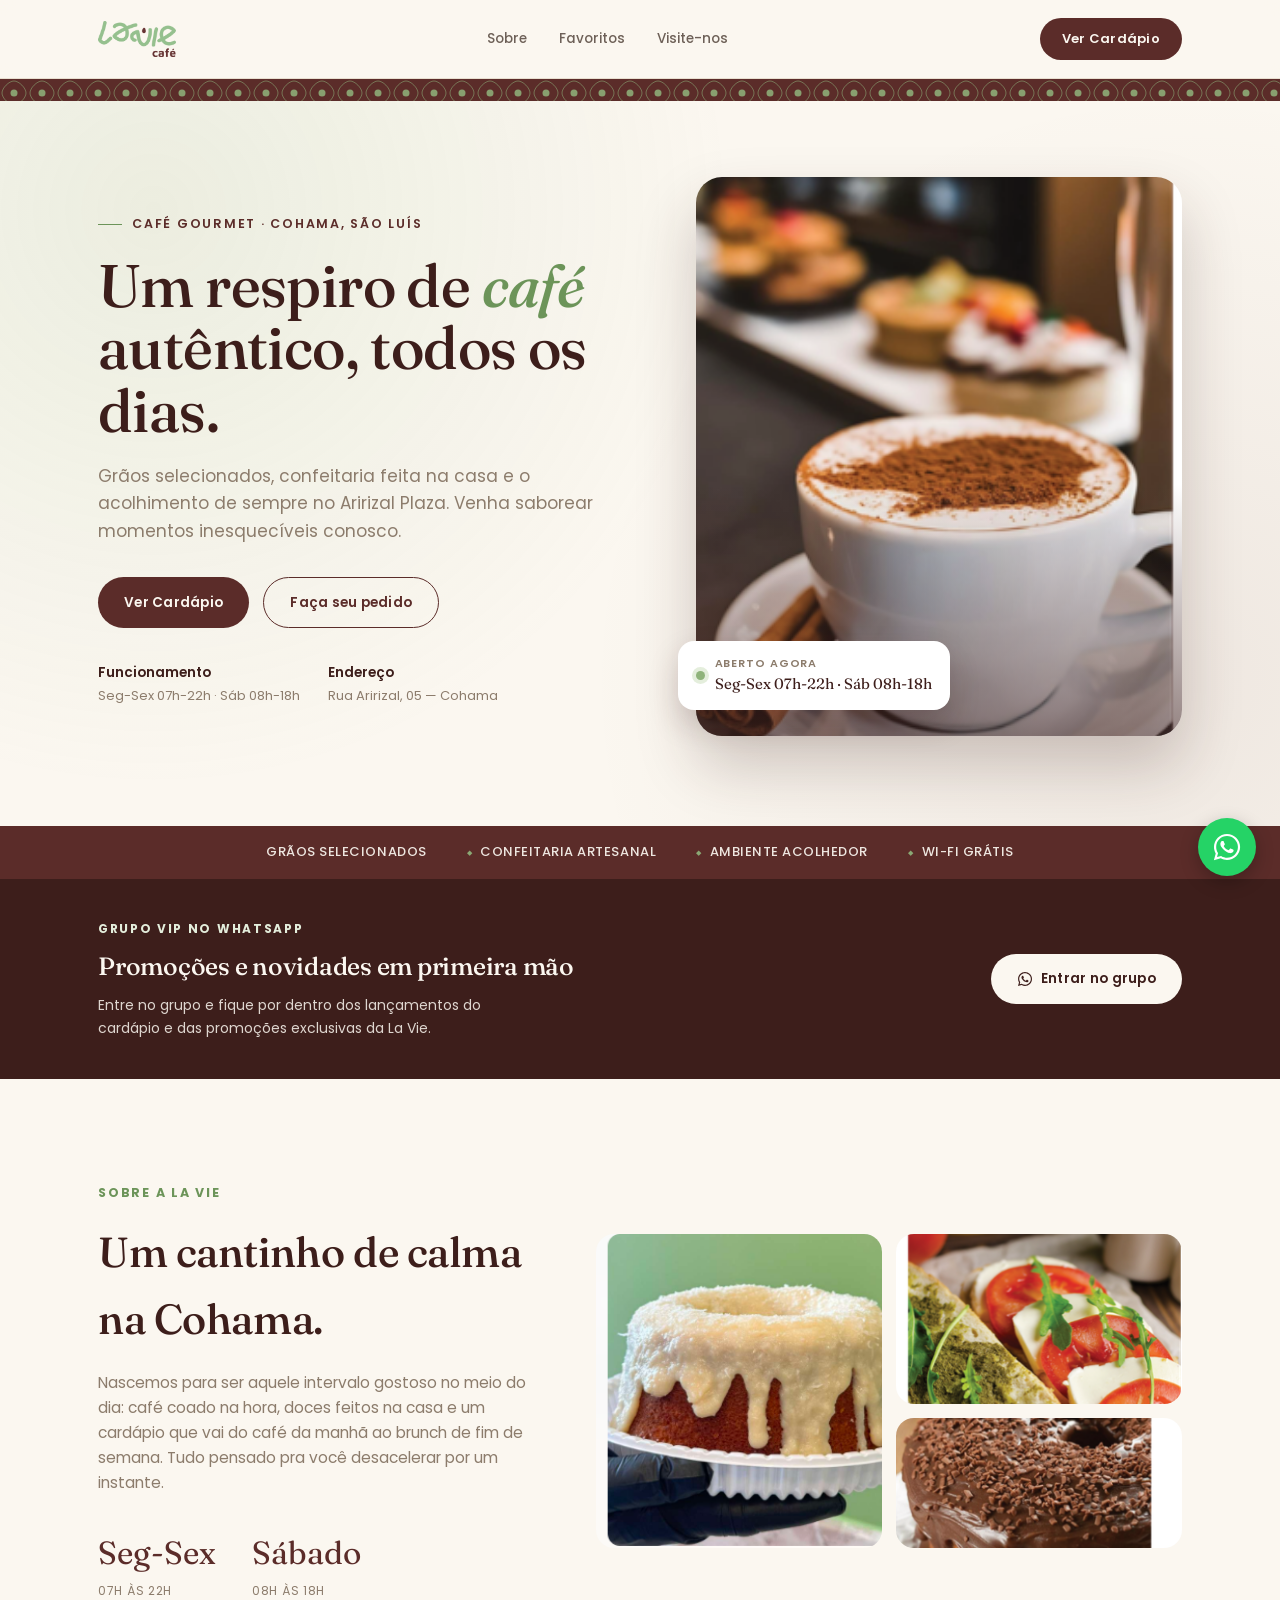
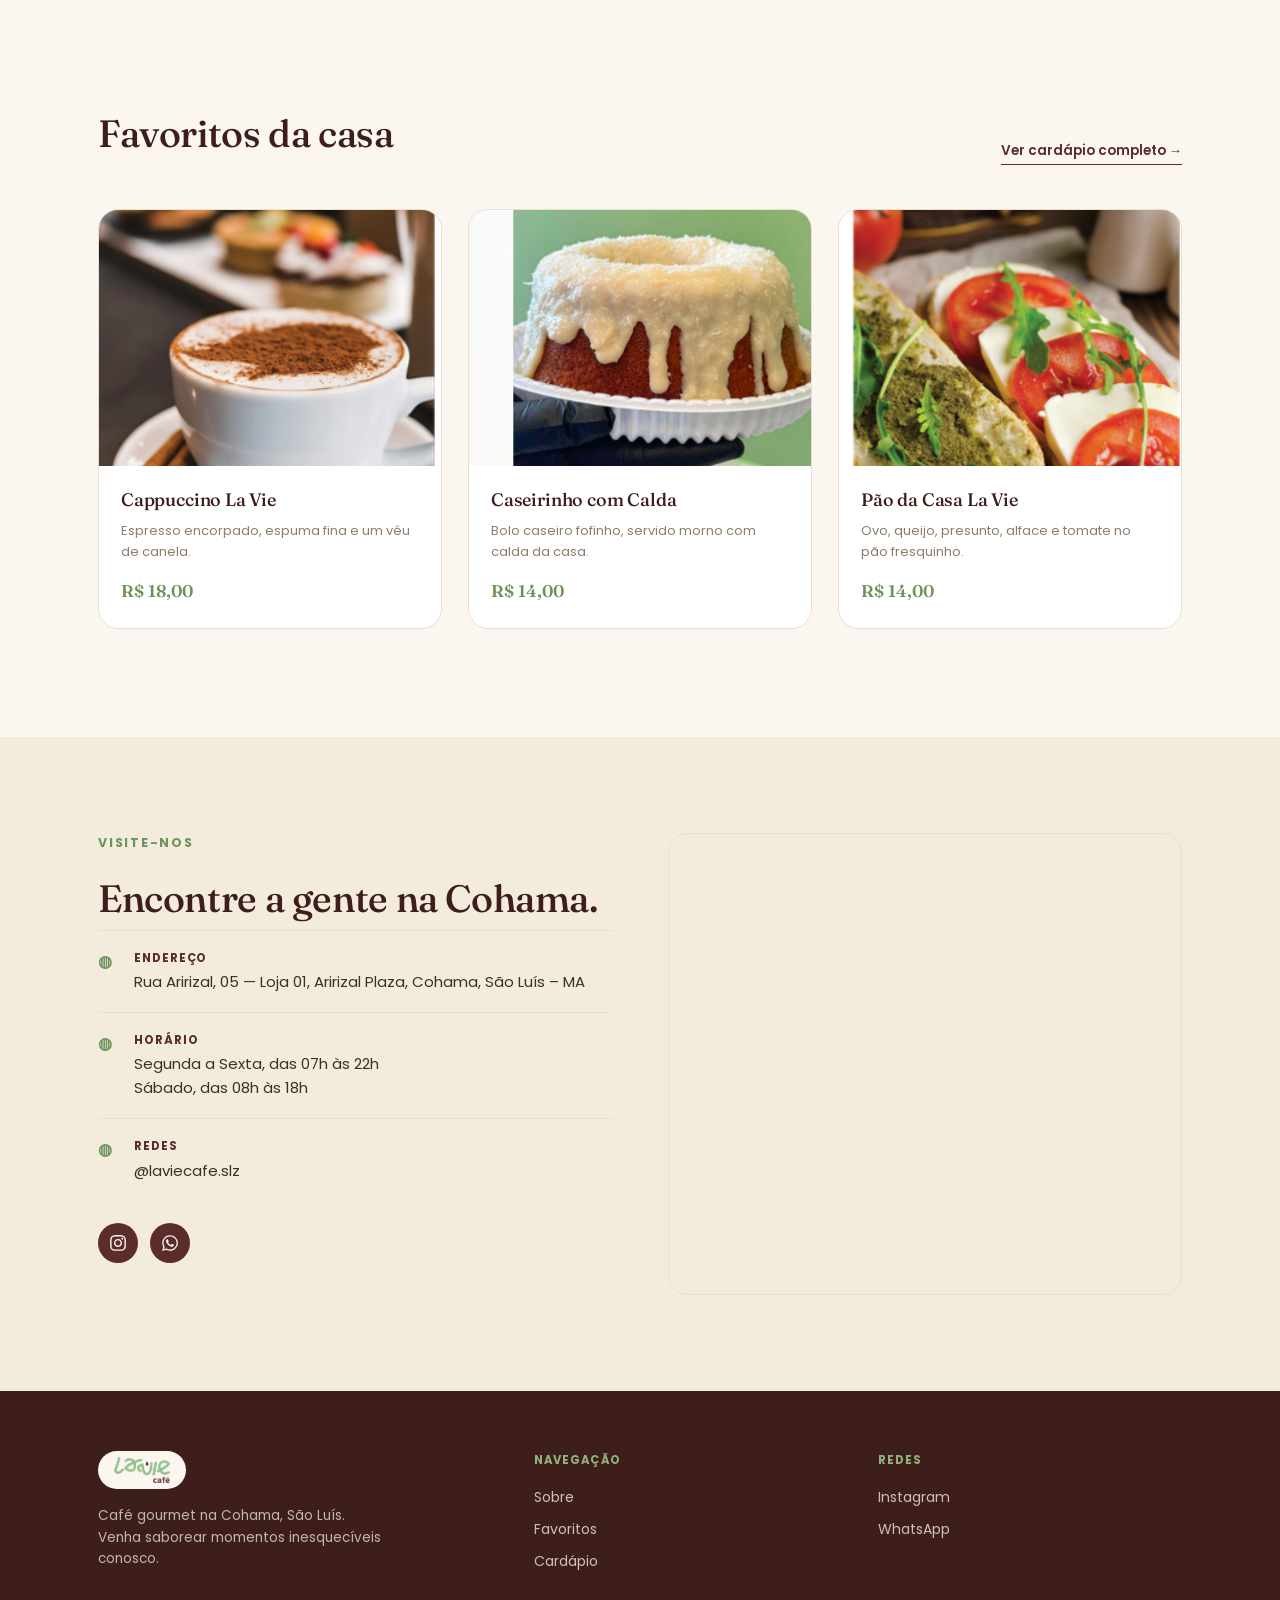
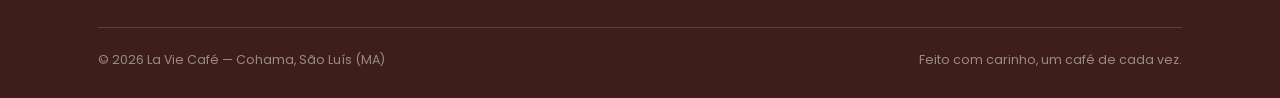
<file: index.html>
<!DOCTYPE html>
<html lang="pt-BR">
<head>
<meta charset="UTF-8">
<meta name="viewport" content="width=device-width, initial-scale=1.0">
<title>La Vie Café | SLZ — Café Gourmet em Cohama, São Luís</title>

<!-- Favicon -->
<link rel="icon" type="image/svg+xml" href="assets/favicon.svg">
<link rel="icon" type="image/png" sizes="32x32" href="assets/favicon-32x32.png">
<link rel="icon" type="image/png" sizes="16x16" href="assets/favicon-16x16.png">
<link rel="shortcut icon" href="assets/favicon.ico">
<link rel="apple-touch-icon" sizes="180x180" href="assets/apple-touch-icon.png">

<!-- Fontes -->
<link rel="preconnect" href="https://fonts.googleapis.com">
<link rel="preconnect" href="https://fonts.gstatic.com" crossorigin>
<link href="https://fonts.googleapis.com/css2?family=Caveat:wght@600;700&family=Fraunces:ital,opsz,wght@0,9..144,400;0,9..144,500;0,9..144,600;1,9..144,500&family=Poppins:wght@300;400;500;600;700&display=swap" rel="stylesheet">

<!-- CSS: base.css tem as cores/reset, home.css é só desta página -->
<link rel="stylesheet" href="css/base.css?v=2">
<link rel="stylesheet" href="css/home.css?v=3">
</head>
<body>

<header>
  <nav class="wrap">
    <img src="assets/logo-lavie.png" alt="La Vie Café" class="brand-logo">
    <div class="navlinks">
      <a href="#sobre">Sobre</a>
      <a href="#favoritos">Favoritos</a>
      <a href="#visite">Visite-nos</a>
    </div>
    <a href="cardapio.html" class="nav-cta">Ver Cardápio</a>
  </nav>
</header>

<div class="azulejo"></div>

<section class="hero">
  <div class="wrap hero-grid">
    <div>
      <div class="eyebrow">Café Gourmet · Cohama, São Luís</div>
      <h1>Um respiro de <em>café</em> autêntico, todos os dias.</h1>
      <p class="lede">Grãos selecionados, confeitaria feita na casa e o acolhimento de sempre no Aririzal Plaza. Venha saborear momentos inesquecíveis conosco.</p>
      <div class="hero-actions">
        <a href="cardapio.html" class="btn btn-primary">Ver Cardápio</a>
        <a href="https://wa.me/5598992513116?text=Ol%C3%A1!%20Gostaria%20de%20fazer%20um%20pedido." class="btn btn-ghost" target="_blank" rel="noopener">Faça seu pedido</a>
      </div>
      <div class="hero-meta">
        <div><strong>Funcionamento</strong>Seg-Sex 07h-22h · Sáb 08h-18h</div>
        <div><strong>Endereço</strong>Rua Aririzal, 05 — Cohama</div>
      </div>
    </div>
    <div class="hero-photo">
      <div class="frame">
        <img src="assets/hero-espresso.png" alt="Cappuccino La Vie servido com canela">
      </div>
      <div class="badge">
        <span class="dot"></span>
        <div><div class="t1">Aberto agora</div><div class="t2">Seg-Sex 07h-22h · Sáb 08h-18h</div></div>
      </div>
    </div>
  </div>
</section>

<div class="strip">
  <div class="wrap">
    <span>Grãos selecionados</span>
    <span>Confeitaria artesanal</span>
    <span>Ambiente acolhedor</span>
    <span>Wi-Fi grátis</span>
  </div>
</div>

<section class="vip-cta">
  <div class="wrap vip-cta-inner">
    <div>
      <div class="vip-cta-kicker">Grupo VIP no WhatsApp</div>
      <h2>Promoções e novidades em primeira mão</h2>
      <p>Entre no grupo e fique por dentro dos lançamentos do cardápio e das promoções exclusivas da La Vie.</p>
    </div>
    <a href="https://chat.whatsapp.com/Ezlev4Pyl802zNKS3tp0Z6" class="btn btn-vip" target="_blank" rel="noopener">
      <svg viewBox="0 0 448 512" width="16" height="16" fill="currentColor" aria-hidden="true"><path d="M380.9 97.1C339 55.1 283.2 32 223.9 32c-122.4 0-222 99.6-222 222 0 39.1 10.2 77.3 29.6 111L0 480l117.7-30.9c32.4 17.7 68.9 27 106.1 27h.1c122.3 0 224.1-99.6 224.1-222 0-59.3-25.2-115-67.1-157zm-157 341.6c-33.2 0-65.7-8.9-94-25.7l-6.7-4-69.8 18.3L72 359.2l-4.4-7c-18.5-29.4-28.2-63.3-28.2-98.2 0-101.7 82.8-184.5 184.6-184.5 49.3 0 95.6 19.2 130.4 54.1 34.8 34.9 56.2 81.2 56.1 130.5 0 101.8-84.9 184.6-186.6 184.6zm101.2-138.2c-5.5-2.8-32.8-16.2-37.9-18-5.1-1.9-8.8-2.8-12.5 2.8-3.7 5.6-14.3 18-17.6 21.8-3.2 3.7-6.5 4.2-12 1.4-32.6-16.3-54-29.1-75.5-66-5.7-9.8 5.7-9.1 16.3-30.3 1.8-3.7.9-6.9-.5-9.7-1.4-2.8-12.5-30.1-17.1-41.2-4.5-10.8-9.1-9.3-12.5-9.5-3.2-.2-6.9-.2-10.6-.2-3.7 0-9.7 1.4-14.8 6.9-5.1 5.6-19.4 19-19.4 46.3 0 27.3 19.9 53.7 22.6 57.4 2.8 3.7 39.1 59.7 94.8 83.8 35.2 15.2 49 16.5 66.6 13.9 10.7-1.6 32.8-13.4 37.4-26.4 4.6-13 4.6-24.1 3.2-26.4-1.3-2.5-5-3.9-10.5-6.6z"/></svg>
      Entrar no grupo
    </a>
  </div>
</section>

<section class="sobre" id="sobre">
  <div class="wrap">
    <div>
      <div class="kicker">Sobre a La Vie</div>
      <h2>Um cantinho de calma na Cohama.</h2>
      <p>Nascemos para ser aquele intervalo gostoso no meio do dia: café coado na hora, doces feitos na casa e um cardápio que vai do café da manhã ao brunch de fim de semana. Tudo pensado pra você desacelerar por um instante.</p>
      <div class="stats">
        <div><div class="n">Seg-Sex</div><div class="l">07h às 22h</div></div>
        <div><div class="n">Sábado</div><div class="l">08h às 18h</div></div>
      </div>
    </div>
    <div class="collage">
      <div class="c1"><img src="assets/gal-coco.png" alt="Bolo caseiro com calda"></div>
      <img src="assets/gal-bruschetta.png" alt="Torrada com tomate e rúcula">
      <img src="assets/gal-donut.png" alt="Bolo de chocolate cremoso">
    </div>
  </div>
</section>

<section class="favoritos" id="favoritos">
  <div class="wrap">
    <div class="fav-head">
      <h2>Favoritos da casa</h2>
      <a href="cardapio.html">Ver cardápio completo →</a>
    </div>
    <div class="fav-grid">
      <div class="fav-card">
        <div class="ph"><img src="assets/hero-espresso.png" alt="Cappuccino La Vie"></div>
        <div class="body">
          <h3>Cappuccino La Vie</h3>
          <p>Espresso encorpado, espuma fina e um véu de canela.</p>
          <div class="price">R$ 18,00</div>
        </div>
      </div>
      <div class="fav-card">
        <div class="ph"><img src="assets/gal-coco.png" alt="Caseirinho com calda"></div>
        <div class="body">
          <h3>Caseirinho com Calda</h3>
          <p>Bolo caseiro fofinho, servido morno com calda da casa.</p>
          <div class="price">R$ 14,00</div>
        </div>
      </div>
      <div class="fav-card">
        <div class="ph"><img src="assets/gal-bruschetta.png" alt="Pão da casa La Vie"></div>
        <div class="body">
          <h3>Pão da Casa La Vie</h3>
          <p>Ovo, queijo, presunto, alface e tomate no pão fresquinho.</p>
          <div class="price">R$ 14,00</div>
        </div>
      </div>
    </div>
  </div>
</section>

<section class="visit" id="visite">
  <div class="wrap">
    <div>
      <div class="kicker">Visite-nos</div>
      <h2>Encontre a gente na Cohama.</h2>
      <div class="info-row">
        <div class="ic">◍</div>
        <div><div class="label">Endereço</div><div class="val">Rua Aririzal, 05 — Loja 01, Aririzal Plaza, Cohama, São Luís – MA</div></div>
      </div>
      <div class="info-row">
        <div class="ic">◍</div>
        <div><div class="label">Horário</div><div class="val">Segunda a Sexta, das 07h às 22h<br>Sábado, das 08h às 18h        </div></div>
      </div>
      <div class="info-row">
        <div class="ic">◍</div>
        <div><div class="label">Redes</div><div class="val">@laviecafe.slz</div></div>
      </div>
      <div class="socials">
        <a href="https://instagram.com/laviecafe.slz" target="_blank" rel="noopener" aria-label="Instagram">
          <svg viewBox="0 0 448 512" width="18" height="18" fill="currentColor" aria-hidden="true"><path d="M224.1 141c-63.6 0-114.9 51.3-114.9 114.9s51.3 114.9 114.9 114.9S339 319.5 339 255.9 287.7 141 224.1 141zm0 189.6c-41.1 0-74.7-33.5-74.7-74.7s33.5-74.7 74.7-74.7 74.7 33.5 74.7 74.7-33.6 74.7-74.7 74.7zm146.4-194.3c0 14.9-12 26.8-26.8 26.8-14.9 0-26.8-12-26.8-26.8s12-26.8 26.8-26.8 26.8 12 26.8 26.8zm76.1 27.2c-1.7-35.9-9.9-67.7-36.2-93.9-26.2-26.2-58-34.4-93.9-36.2-37-2.1-147.9-2.1-184.9 0-35.8 1.7-67.6 9.9-93.9 36.1s-34.4 58-36.2 93.9c-2.1 37-2.1 147.9 0 184.9 1.7 35.9 9.9 67.7 36.2 93.9s58 34.4 93.9 36.2c37 2.1 147.9 2.1 184.9 0 35.9-1.7 67.7-9.9 93.9-36.2 26.2-26.2 34.4-58 36.2-93.9 2.1-37 2.1-147.8 0-184.8zM398.8 388c-7.8 19.6-22.9 34.7-42.6 42.6-29.5 11.7-99.5 9-132.1 9s-102.7 2.6-132.1-9c-19.6-7.8-34.7-22.9-42.6-42.6-11.7-29.5-9-99.5-9-132.1s-2.6-102.7 9-132.1c7.8-19.6 22.9-34.7 42.6-42.6 29.5-11.7 99.5-9 132.1-9s102.7-2.6 132.1 9c19.6 7.8 34.7 22.9 42.6 42.6 11.7 29.5 9 99.5 9 132.1s2.7 102.7-9 132.1z"/></svg>
        </a>
        <a href="https://wa.me/5598992513116" target="_blank" rel="noopener" aria-label="WhatsApp">
          <svg viewBox="0 0 448 512" width="18" height="18" fill="currentColor" aria-hidden="true"><path d="M380.9 97.1C339 55.1 283.2 32 223.9 32c-122.4 0-222 99.6-222 222 0 39.1 10.2 77.3 29.6 111L0 480l117.7-30.9c32.4 17.7 68.9 27 106.1 27h.1c122.3 0 224.1-99.6 224.1-222 0-59.3-25.2-115-67.1-157zm-157 341.6c-33.2 0-65.7-8.9-94-25.7l-6.7-4-69.8 18.3L72 359.2l-4.4-7c-18.5-29.4-28.2-63.3-28.2-98.2 0-101.7 82.8-184.5 184.6-184.5 49.3 0 95.6 19.2 130.4 54.1 34.8 34.9 56.2 81.2 56.1 130.5 0 101.8-84.9 184.6-186.6 184.6zm101.2-138.2c-5.5-2.8-32.8-16.2-37.9-18-5.1-1.9-8.8-2.8-12.5 2.8-3.7 5.6-14.3 18-17.6 21.8-3.2 3.7-6.5 4.2-12 1.4-32.6-16.3-54-29.1-75.5-66-5.7-9.8 5.7-9.1 16.3-30.3 1.8-3.7.9-6.9-.5-9.7-1.4-2.8-12.5-30.1-17.1-41.2-4.5-10.8-9.1-9.3-12.5-9.5-3.2-.2-6.9-.2-10.6-.2-3.7 0-9.7 1.4-14.8 6.9-5.1 5.6-19.4 19-19.4 46.3 0 27.3 19.9 53.7 22.6 57.4 2.8 3.7 39.1 59.7 94.8 83.8 35.2 15.2 49 16.5 66.6 13.9 10.7-1.6 32.8-13.4 37.4-26.4 4.6-13 4.6-24.1 3.2-26.4-1.3-2.5-5-3.9-10.5-6.6z"/></svg>
        </a>
      </div>
    </div>
    <div class="map-frame">
      <iframe src="https://www.google.com/maps/embed?pb=!1m18!1m12!1m3!1d837.9492968579331!2d-44.24095417918345!3d-2.5130800776276963!2m3!1f0!2f0!3f0!3m2!1i1024!2i768!4f13.1!3m3!1m2!1s0x7f691e059f0cde1%3A0xb553c8f141ab4992!2sLa%20Vie%20Caf%C3%A9!5e0!3m2!1spt-BR!2sbr!4v1788914281355!5m2!1spt-BR!2sbr" loading="lazy" referrerpolicy="no-referrer-when-downgrade"></iframe>
      
    </div>
  </div>
</section>

<footer>
  <div class="wrap">
    <div class="foot-grid">
      <div>
        <div class="brand-logo-chip"><img src="assets/logo-lavie.png" alt="La Vie Café" class="brand-logo"></div>
        <p class="tag">Café gourmet na Cohama, São Luís. Venha saborear momentos inesquecíveis conosco.</p>
      </div>
      <div class="col">
        <div class="col-title">Navegação</div>
        <a href="#sobre">Sobre</a>
        <a href="#favoritos">Favoritos</a>
        <a href="cardapio.html">Cardápio</a>
      </div>
      <div class="col">
        <div class="col-title">Redes</div>
        <a href="https://instagram.com/laviecafe.slz" target="_blank" rel="noopener">Instagram</a>
        <a href="https://wa.me/5598992513116" target="_blank" rel="noopener">WhatsApp</a>
      </div>
    </div>
    <div class="foot-bottom">
      <span>© 2026 La Vie Café — Cohama, São Luís (MA)</span>
      <span>Feito com carinho, um café de cada vez.</span>
    </div>
  </div>
</footer>

<a href="https://wa.me/5598992513116?text=Ol%C3%A1!%20Gostaria%20de%20fazer%20um%20pedido." class="whatsapp-float" target="_blank" rel="noopener" aria-label="Fale conosco no WhatsApp">
  <svg viewBox="0 0 448 512" width="30" height="30" fill="currentColor" aria-hidden="true"><path d="M380.9 97.1C339 55.1 283.2 32 223.9 32c-122.4 0-222 99.6-222 222 0 39.1 10.2 77.3 29.6 111L0 480l117.7-30.9c32.4 17.7 68.9 27 106.1 27h.1c122.3 0 224.1-99.6 224.1-222 0-59.3-25.2-115-67.1-157zm-157 341.6c-33.2 0-65.7-8.9-94-25.7l-6.7-4-69.8 18.3L72 359.2l-4.4-7c-18.5-29.4-28.2-63.3-28.2-98.2 0-101.7 82.8-184.5 184.6-184.5 49.3 0 95.6 19.2 130.4 54.1 34.8 34.9 56.2 81.2 56.1 130.5 0 101.8-84.9 184.6-186.6 184.6zm101.2-138.2c-5.5-2.8-32.8-16.2-37.9-18-5.1-1.9-8.8-2.8-12.5 2.8-3.7 5.6-14.3 18-17.6 21.8-3.2 3.7-6.5 4.2-12 1.4-32.6-16.3-54-29.1-75.5-66-5.7-9.8 5.7-9.1 16.3-30.3 1.8-3.7.9-6.9-.5-9.7-1.4-2.8-12.5-30.1-17.1-41.2-4.5-10.8-9.1-9.3-12.5-9.5-3.2-.2-6.9-.2-10.6-.2-3.7 0-9.7 1.4-14.8 6.9-5.1 5.6-19.4 19-19.4 46.3 0 27.3 19.9 53.7 22.6 57.4 2.8 3.7 39.1 59.7 94.8 83.8 35.2 15.2 49 16.5 66.6 13.9 10.7-1.6 32.8-13.4 37.4-26.4 4.6-13 4.6-24.1 3.2-26.4-1.3-2.5-5-3.9-10.5-6.6z"/></svg>
</a>

</body>
</html>
</file>
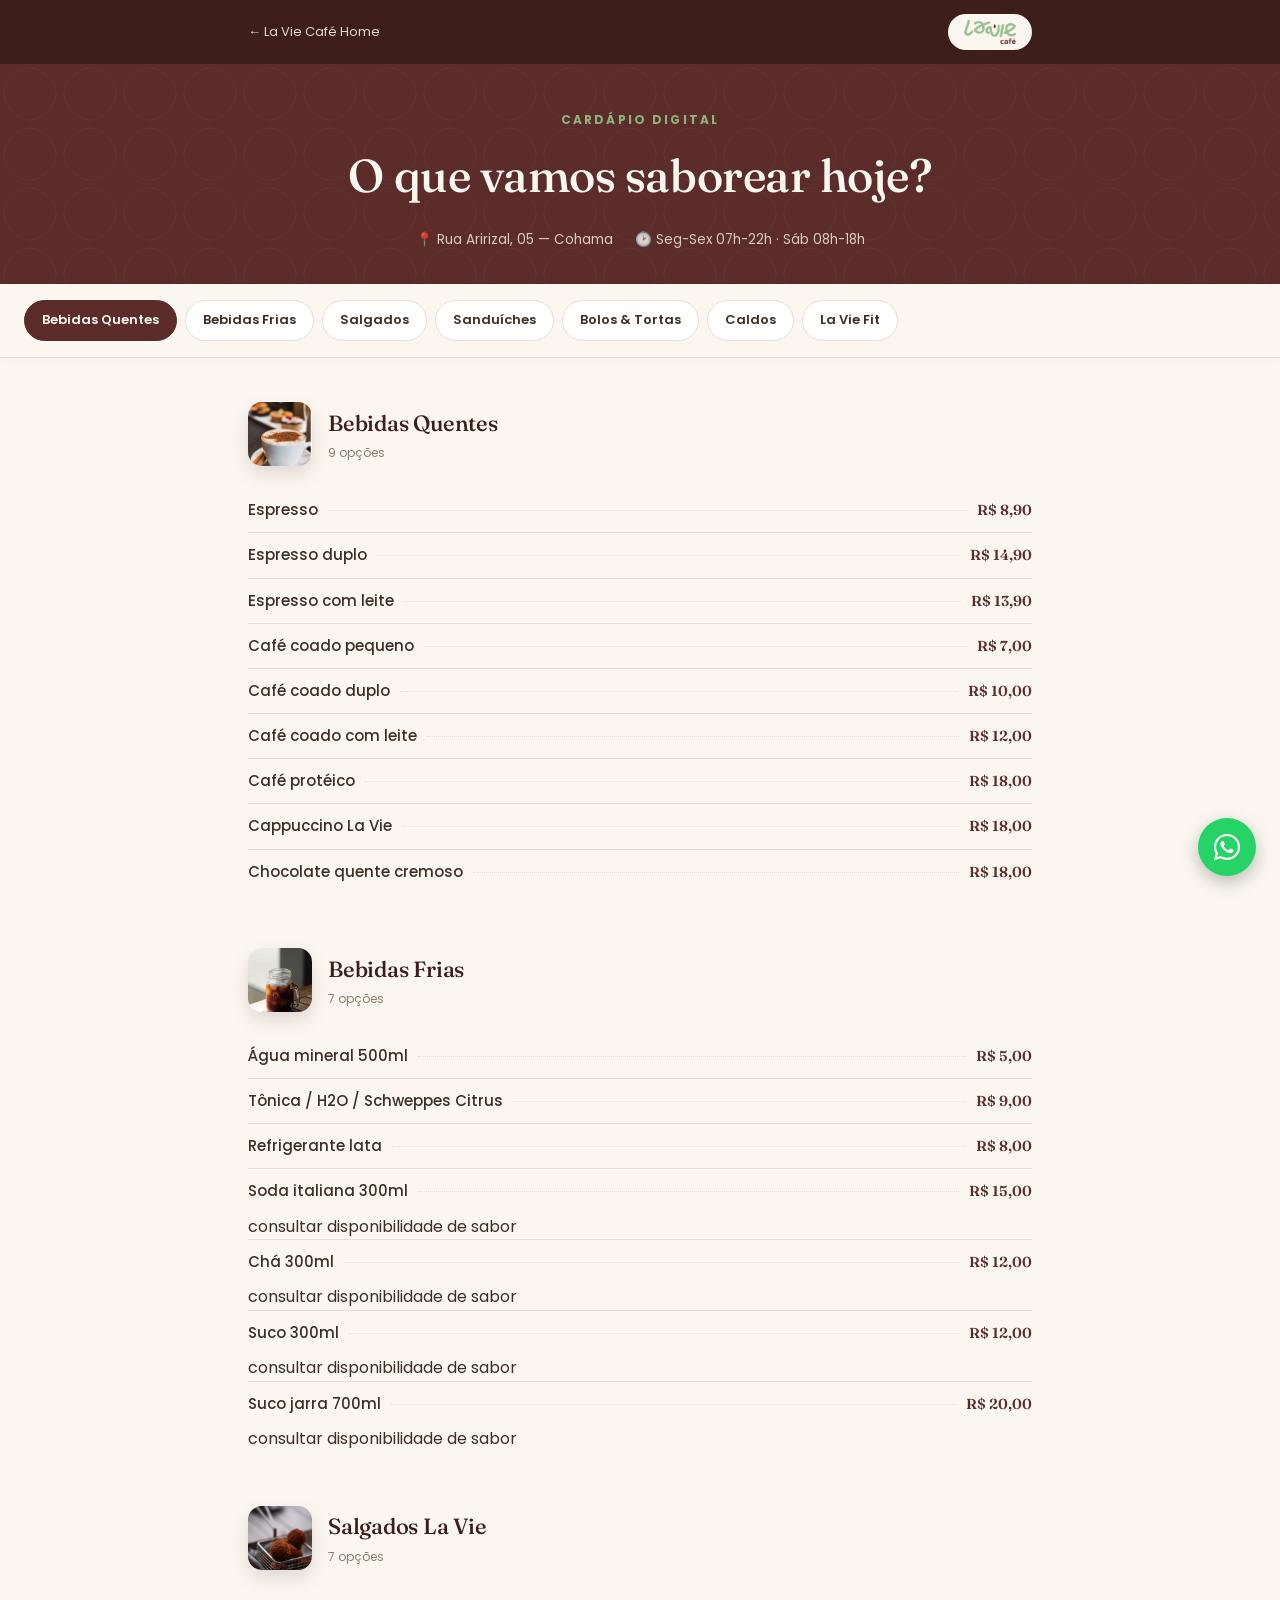
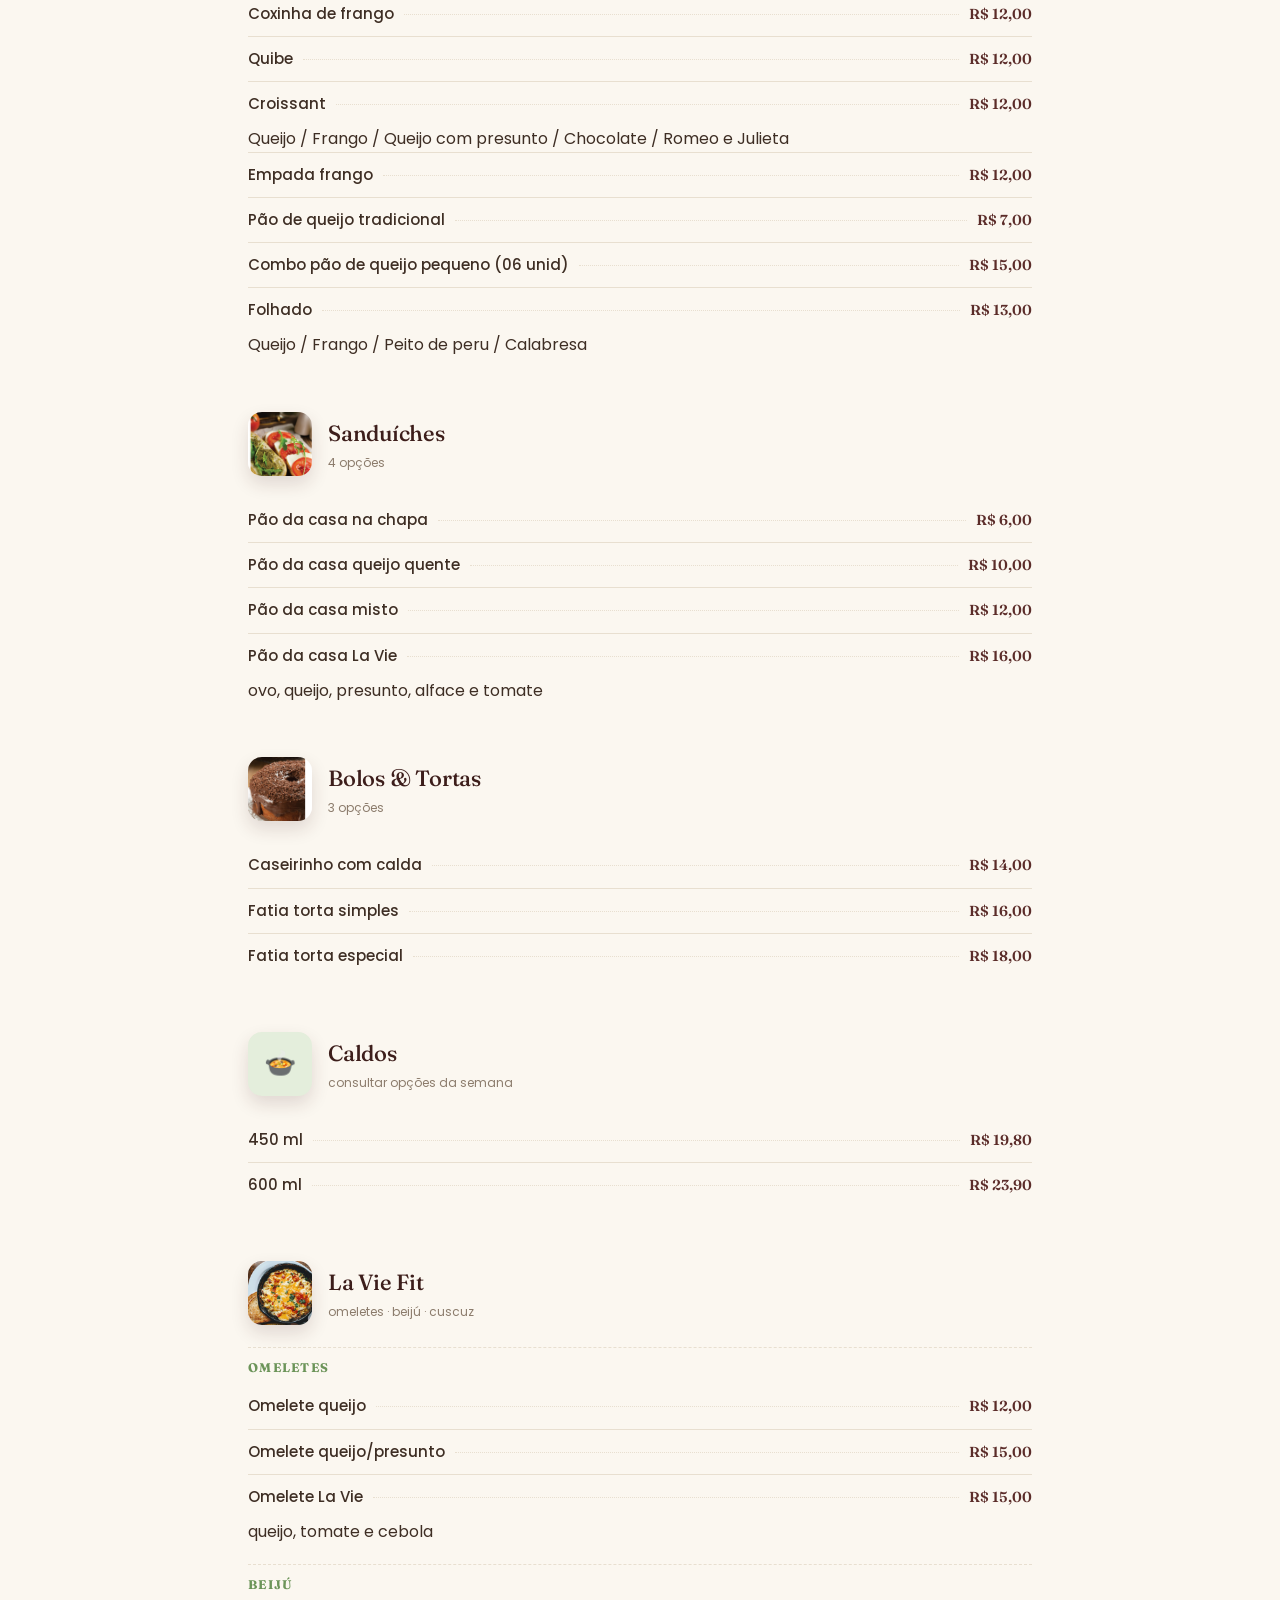
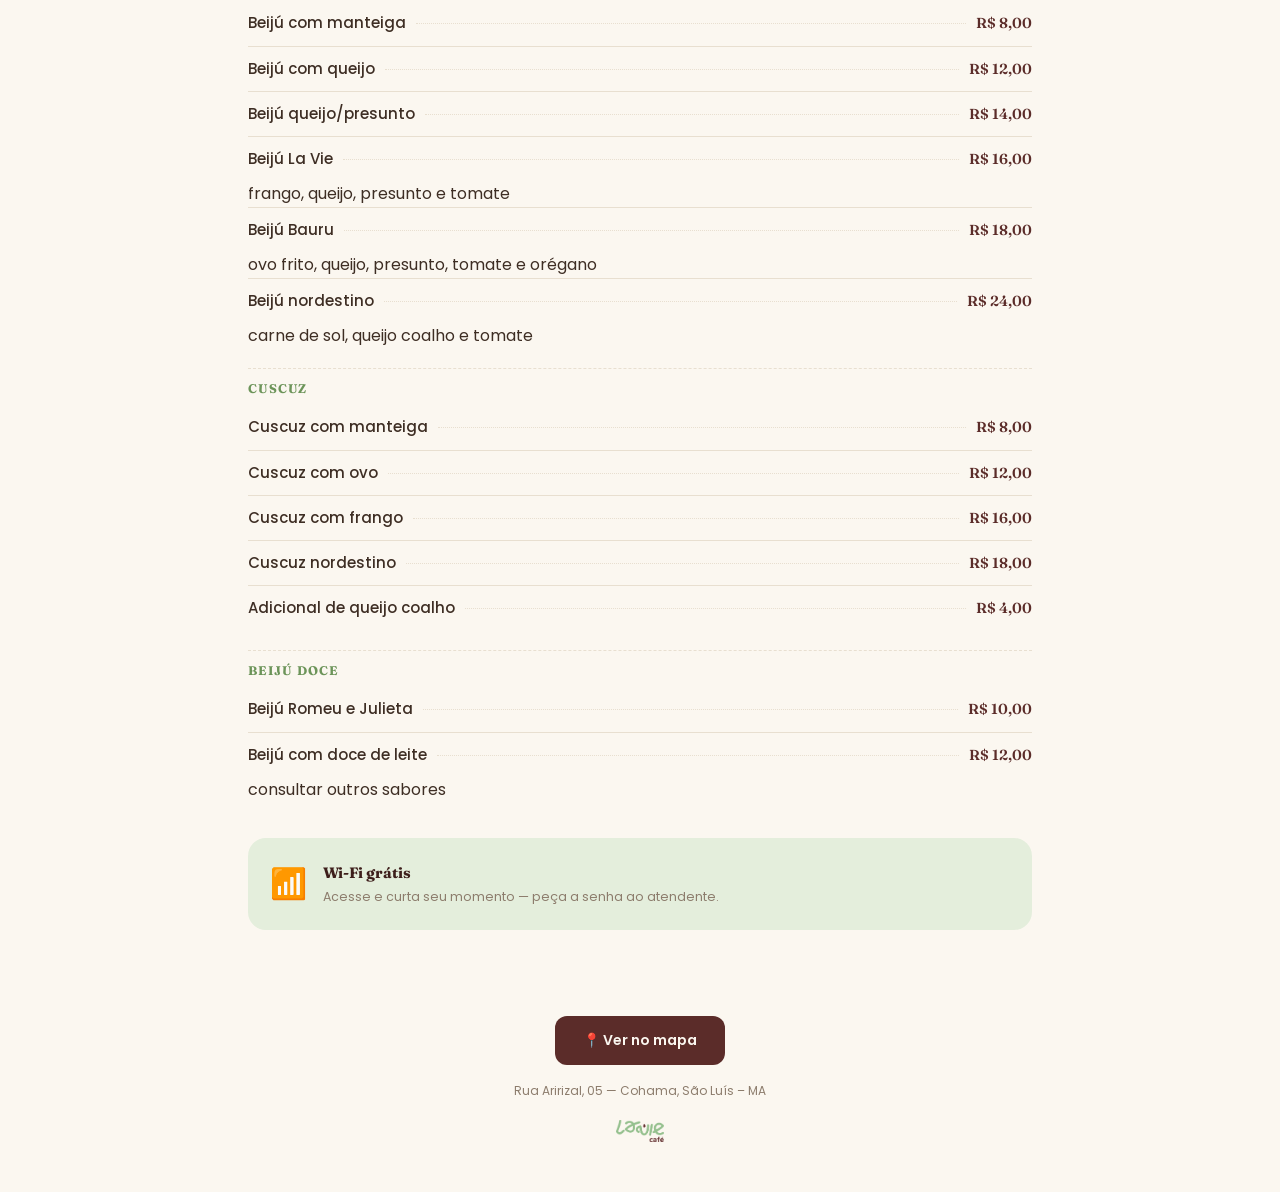
<file: cardapio.html>
<!DOCTYPE html>
<html lang="pt-BR">
<head>
<meta charset="UTF-8">
<meta name="viewport" content="width=device-width, initial-scale=1.0">
<title>Cardápio | La Vie Café — SLZ</title>

<!-- Favicon -->
<link rel="icon" type="image/svg+xml" href="assets/favicon.svg">
<link rel="icon" type="image/png" sizes="32x32" href="assets/favicon-32x32.png">
<link rel="icon" type="image/png" sizes="16x16" href="assets/favicon-16x16.png">
<link rel="shortcut icon" href="assets/favicon.ico">
<link rel="apple-touch-icon" sizes="180x180" href="assets/apple-touch-icon.png">

<!-- Fontes -->
<link rel="preconnect" href="https://fonts.googleapis.com">
<link rel="preconnect" href="https://fonts.gstatic.com" crossorigin>
<link href="https://fonts.googleapis.com/css2?family=Caveat:wght@600;700&family=Fraunces:ital,opsz,wght@0,9..144,400;0,9..144,500;0,9..144,600&family=Poppins:wght@300;400;500;600;700&display=swap" rel="stylesheet">

<!-- CSS: base.css tem as cores/reset, cardapio.css é só desta página -->
<link rel="stylesheet" href="css/base.css?v=2">
<link rel="stylesheet" href="css/cardapio.css?v=2">
</head>
<body>

<div class="topbar">
  <div class="wrap">
    <a href="index.html" class="back">← La Vie Café Home</a>
    <span class="brand-logo-chip"><img src="assets/logo-lavie.png" alt="La Vie Café" class="brand-logo"></span>
  </div>
</div>

<header class="menu-hero">
  <div class="inner wrap">
    <div class="kicker-light">Cardápio Digital</div>
    <h1>O que vamos saborear hoje?</h1>
    <div class="meta">
      <span>📍 Rua Aririzal, 05 — Cohama</span>
      <span>🕑 Seg-Sex 07h-22h · Sáb 08h-18h</span>
    </div>
  </div>
</header>

<nav class="cat-nav">
  <div class="cat-scroll" id="catScroll">
    <a href="#quentes" class="cat-chip active">Bebidas Quentes</a>
    <a href="#frias" class="cat-chip">Bebidas Frias</a>
    <a href="#salgados" class="cat-chip">Salgados</a>
    <a href="#sanduiches" class="cat-chip">Sanduíches</a>
    <a href="#bolos" class="cat-chip">Bolos &amp; Tortas</a>
    <a href="#caldos" class="cat-chip">Caldos</a>
    <a href="#fit" class="cat-chip">La Vie Fit</a>
  </div>
</nav>

<main class="wrap">

  <section class="menu-section" id="quentes">
    <div class="sec-head">
      <div class="thumb"><img src="assets/hero-espresso.png" alt="Bebidas quentes"></div>
      <div><h2>Bebidas Quentes</h2><div class="count">9 opções</div></div>
    </div>

    <div class="item-wrap"><div class="item"><span class="name">Espresso</span><span class="leader"></span><span class="price">R$ 8,90</span></div></div>
    <div class="item-wrap"><div class="item"><span class="name">Espresso duplo</span><span class="leader"></span><span class="price">R$ 14,90</span></div></div>
    <div class="item-wrap"><div class="item"><span class="name">Espresso com leite</span><span class="leader"></span><span class="price">R$ 13,90</span></div></div>
    <div class="item-wrap"><div class="item"><span class="name">Café coado pequeno</span><span class="leader"></span><span class="price">R$ 7,00</span></div></div>
    <div class="item-wrap"><div class="item"><span class="name">Café coado duplo</span><span class="leader"></span><span class="price">R$ 10,00</span></div></div>
    <div class="item-wrap"><div class="item"><span class="name">Café coado com leite</span><span class="leader"></span><span class="price">R$ 12,00</span></div></div>
    <div class="item-wrap"><div class="item"><span class="name">Café protéico</span><span class="leader"></span><span class="price">R$ 18,00</span></div></div>
    <div class="item-wrap"><div class="item"><span class="name">Cappuccino La Vie</span><span class="leader"></span><span class="price">R$ 18,00</span></div></div>
    <div class="item-wrap"><div class="item"><span class="name">Chocolate quente cremoso</span><span class="leader"></span><span class="price">R$ 18,00</span></div></div>
  </section>

  <section class="menu-section" id="frias">
    <div class="sec-head">
      <div class="thumb"><img src="assets/gal-bebidas-frias.png" alt="Bebidas frias"></div>
      <div><h2>Bebidas Frias</h2><div class="count">7 opções</div></div>
    </div>

    <div class="item-wrap"><div class="item"><span class="name">Água mineral 500ml</span><span class="leader"></span><span class="price">R$ 5,00</span></div></div>
    <div class="item-wrap"><div class="item"><span class="name">Tônica / H2O / Schweppes Citrus</span><span class="leader"></span><span class="price">R$ 9,00</span></div></div>
    <div class="item-wrap"><div class="item"><span class="name">Refrigerante lata</span><span class="leader"></span><span class="price">R$ 8,00</span></div></div>
    <div class="item-wrap"><div class="item-inner"><div class="item"><span class="name">Soda italiana 300ml</span><span class="leader"></span><span class="price">R$ 15,00</span></div><span class="note">consultar disponibilidade de sabor</span></div></div>
    <div class="item-wrap"><div class="item-inner"><div class="item"><span class="name">Chá 300ml</span><span class="leader"></span><span class="price">R$ 12,00</span></div><span class="note">consultar disponibilidade de sabor</span></div></div>
    <div class="item-wrap"><div class="item-inner"><div class="item"><span class="name">Suco 300ml</span><span class="leader"></span><span class="price">R$ 12,00</span></div><span class="note">consultar disponibilidade de sabor</span></div></div>
    <div class="item-wrap"><div class="item-inner"><div class="item"><span class="name">Suco jarra 700ml</span><span class="leader"></span><span class="price">R$ 20,00</span></div><span class="note">consultar disponibilidade de sabor</span></div></div>
  </section>

  <section class="menu-section" id="salgados">
    <div class="sec-head">
      <div class="thumb"><img src="assets/gal-salgados-fritos.png" alt="Salgados La Vie"></div>
      <div><h2>Salgados La Vie</h2><div class="count">7 opções</div></div>
    </div>
    <div class="item-wrap"><div class="item"><span class="name">Coxinha de frango</span><span class="leader"></span><span class="price">R$ 12,00</span></div></div>
    <div class="item-wrap"><div class="item"><span class="name">Quibe</span><span class="leader"></span><span class="price">R$ 12,00</span></div></div>
    <div class="item-wrap"><div class="item-inner"><div class="item"><span class="name">Croissant</span><span class="leader"></span><span class="price">R$ 12,00</span></div><span class="note">Queijo / Frango / Queijo com presunto / Chocolate / Romeo e Julieta</span></div></div>
    <div class="item-wrap"><div class="item"><span class="name">Empada frango</span><span class="leader"></span><span class="price">R$ 12,00</span></div></div>
    <div class="item-wrap"><div class="item"><span class="name">Pão de queijo tradicional</span><span class="leader"></span><span class="price">R$ 7,00</span></div></div>
    <div class="item-wrap"><div class="item"><span class="name">Combo pão de queijo pequeno (06 unid)</span><span class="leader"></span><span class="price">R$ 15,00</span></div></div>
    <div class="item-wrap"><div class="item-inner"><div class="item"><span class="name">Folhado</span><span class="leader"></span><span class="price">R$ 13,00</span></div><span class="note">Queijo / Frango / Peito de peru / Calabresa</span></div></div>
  </section>

  <section class="menu-section" id="sanduiches">
    <div class="sec-head">
      <div class="thumb"><img src="assets/gal-bruschetta.png" alt="Sanduíches"></div>
      <div><h2>Sanduíches</h2><div class="count">4 opções</div></div>
    </div>
    <div class="item-wrap"><div class="item"><span class="name">Pão da casa na chapa</span><span class="leader"></span><span class="price">R$ 6,00</span></div></div>
    <div class="item-wrap"><div class="item"><span class="name">Pão da casa queijo quente</span><span class="leader"></span><span class="price">R$ 10,00</span></div></div>
    <div class="item-wrap"><div class="item"><span class="name">Pão da casa misto</span><span class="leader"></span><span class="price">R$ 12,00</span></div></div>
    <div class="item-wrap"><div class="item-inner"><div class="item"><span class="name">Pão da casa La Vie</span><span class="leader"></span><span class="price">R$ 16,00</span></div><span class="note">ovo, queijo, presunto, alface e tomate</span></div></div>
  </section>

  <section class="menu-section" id="bolos">
    <div class="sec-head">
      <div class="thumb"><img src="assets/gal-donut.png" alt="Bolos e tortas"></div>
      <div><h2>Bolos &amp; Tortas</h2><div class="count">3 opções</div></div>
    </div>
    <div class="item-wrap"><div class="item"><span class="name">Caseirinho com calda</span><span class="leader"></span><span class="price">R$ 14,00</span></div></div>
    <div class="item-wrap"><div class="item"><span class="name">Fatia torta simples</span><span class="leader"></span><span class="price">R$ 16,00</span></div></div>
    <div class="item-wrap"><div class="item"><span class="name">Fatia torta especial</span><span class="leader"></span><span class="price">R$ 18,00</span></div></div>
  </section>

  <section class="menu-section" id="caldos">
    <div class="sec-head">
      <div class="thumb icon">🍲</div>
      <div><h2>Caldos</h2><div class="count">consultar opções da semana</div></div>
    </div>
    <div class="item-wrap"><div class="item"><span class="name">450 ml</span><span class="leader"></span><span class="price">R$ 19,80</span></div></div>
    <div class="item-wrap"><div class="item"><span class="name">600 ml</span><span class="leader"></span><span class="price">R$ 23,90</span></div></div>
  </section>

  <section class="menu-section" id="fit">
    <div class="sec-head">
      <div class="thumb"><img src="assets/gal-fit.png" alt="La Vie Fit"></div>
      <div><h2>La Vie Fit</h2><div class="count">omeletes · beijú · cuscuz</div></div>
    </div>

    <div class="subgroup">
      <h3>Omeletes</h3>
      <div class="item-wrap"><div class="item"><span class="name">Omelete queijo</span><span class="leader"></span><span class="price">R$ 12,00</span></div></div>
      <div class="item-wrap"><div class="item"><span class="name">Omelete queijo/presunto</span><span class="leader"></span><span class="price">R$ 15,00</span></div></div>
      <div class="item-wrap"><div class="item-inner"><div class="item"><span class="name">Omelete La Vie</span><span class="leader"></span><span class="price">R$ 15,00</span></div><span class="note">queijo, tomate e cebola</span></div></div>
    </div>

    <div class="subgroup">
      <h3>Beijú</h3>
      <div class="item-wrap"><div class="item"><span class="name">Beijú com manteiga</span><span class="leader"></span><span class="price">R$ 8,00</span></div></div>
      <div class="item-wrap"><div class="item"><span class="name">Beijú com queijo</span><span class="leader"></span><span class="price">R$ 12,00</span></div></div>
      <div class="item-wrap"><div class="item"><span class="name">Beijú queijo/presunto</span><span class="leader"></span><span class="price">R$ 14,00</span></div></div>
      <div class="item-wrap"><div class="item-inner"><div class="item"><span class="name">Beijú La Vie</span><span class="leader"></span><span class="price">R$ 16,00</span></div><span class="note">frango, queijo, presunto e tomate</span></div></div>
      <div class="item-wrap"><div class="item-inner"><div class="item"><span class="name">Beijú Bauru</span><span class="leader"></span><span class="price">R$ 18,00</span></div><span class="note">ovo frito, queijo, presunto, tomate e orégano</span></div></div>
      <div class="item-wrap"><div class="item-inner"><div class="item"><span class="name">Beijú nordestino</span><span class="leader"></span><span class="price">R$ 24,00</span></div><span class="note">carne de sol, queijo coalho e tomate</span></div></div>
    </div>

    <div class="subgroup">
      <h3>Cuscuz</h3>
      <div class="item-wrap"><div class="item"><span class="name">Cuscuz com manteiga</span><span class="leader"></span><span class="price">R$ 8,00</span></div></div>
      <div class="item-wrap"><div class="item"><span class="name">Cuscuz com ovo</span><span class="leader"></span><span class="price">R$ 12,00</span></div></div>
      <div class="item-wrap"><div class="item"><span class="name">Cuscuz com frango</span><span class="leader"></span><span class="price">R$ 16,00</span></div></div>
      <div class="item-wrap"><div class="item"><span class="name">Cuscuz nordestino</span><span class="leader"></span><span class="price">R$ 18,00</span></div></div>
      <div class="item-wrap"><div class="item"><span class="name">Adicional de queijo coalho</span><span class="leader"></span><span class="price">R$ 4,00</span></div></div>
    </div>

    <div class="subgroup">
      <h3>Beijú Doce</h3>
      <div class="item-wrap"><div class="item"><span class="name">Beijú Romeu e Julieta</span><span class="leader"></span><span class="price">R$ 10,00</span></div></div>
      <div class="item-wrap"><div class="item-inner"><div class="item"><span class="name">Beijú com doce de leite</span><span class="leader"></span><span class="price">R$ 12,00</span></div><span class="note">consultar outros sabores</span></div></div>
    </div>

    <div class="wifi-banner">
      <span class="ic">📶</span>
      <div><h4>Wi-Fi grátis</h4><p>Acesse e curta seu momento — peça a senha ao atendente.</p></div>
    </div>
  </section>

</main>

<footer id="localizacao">
  <a class="loc-btn" href="https://www.google.com/maps?q=Rua+Aririzal,+05,+Cohama,+S%C3%A3o+Luis+-+MA" target="_blank" rel="noopener">📍 Ver no mapa</a>
  <p>Rua Aririzal, 05 — Cohama, São Luís – MA</p>
  <img src="assets/logo-lavie.png" alt="La Vie Café" class="brand-logo">
</footer>

<a href="https://wa.me/5598992513116?text=Ol%C3%A1!%20Gostaria%20de%20fazer%20um%20pedido." class="whatsapp-float" target="_blank" rel="noopener" aria-label="Fale conosco no WhatsApp">
  <svg viewBox="0 0 448 512" width="30" height="30" fill="currentColor" aria-hidden="true"><path d="M380.9 97.1C339 55.1 283.2 32 223.9 32c-122.4 0-222 99.6-222 222 0 39.1 10.2 77.3 29.6 111L0 480l117.7-30.9c32.4 17.7 68.9 27 106.1 27h.1c122.3 0 224.1-99.6 224.1-222 0-59.3-25.2-115-67.1-157zm-157 341.6c-33.2 0-65.7-8.9-94-25.7l-6.7-4-69.8 18.3L72 359.2l-4.4-7c-18.5-29.4-28.2-63.3-28.2-98.2 0-101.7 82.8-184.5 184.6-184.5 49.3 0 95.6 19.2 130.4 54.1 34.8 34.9 56.2 81.2 56.1 130.5 0 101.8-84.9 184.6-186.6 184.6zm101.2-138.2c-5.5-2.8-32.8-16.2-37.9-18-5.1-1.9-8.8-2.8-12.5 2.8-3.7 5.6-14.3 18-17.6 21.8-3.2 3.7-6.5 4.2-12 1.4-32.6-16.3-54-29.1-75.5-66-5.7-9.8 5.7-9.1 16.3-30.3 1.8-3.7.9-6.9-.5-9.7-1.4-2.8-12.5-30.1-17.1-41.2-4.5-10.8-9.1-9.3-12.5-9.5-3.2-.2-6.9-.2-10.6-.2-3.7 0-9.7 1.4-14.8 6.9-5.1 5.6-19.4 19-19.4 46.3 0 27.3 19.9 53.7 22.6 57.4 2.8 3.7 39.1 59.7 94.8 83.8 35.2 15.2 49 16.5 66.6 13.9 10.7-1.6 32.8-13.4 37.4-26.4 4.6-13 4.6-24.1 3.2-26.4-1.3-2.5-5-3.9-10.5-6.6z"/></svg>
</a>

<!-- JS: liga o destaque automático das categorias ao rolar -->
<script src="js/cardapio.js?v=2"></script>

</body>
</html>
</file>
<file: css/base.css>
/* =========================================================
   BASE.CSS
   Variáveis de cor, reset e tipografia — usado por TODAS as páginas.
   Se quiser mudar a cor principal do site inteiro, mexa aqui.
========================================================= */

:root{
  /* Cores da marca */
  --wine: #5B2C29;        /* vinho escuro — cor principal */
  --wine-deep: #3D1E1B;   /* vinho ainda mais escuro — headers/footers */
  --green: #8FB37B;       /* verde-sálvia — acentos */
  --green-dark: #6C9459;  /* verde mais escuro — texto/hover */
  --green-soft: #E4EEDC;  /* verde clarinho — fundos suaves */

  /* Neutros */
  --cream: #FBF7F0;       /* fundo principal do site */
  --cream-2: #F3ECDD;     /* fundo alternativo (seções) */
  --white: #FFFFFF;
  --text: #3E2E24;        /* texto principal */
  --text-soft: #8C7C6C;   /* texto secundário/descrições */
  --line: #E8DFD0;        /* linhas e bordas */
}

*{ box-sizing: border-box; margin: 0; padding: 0; }

html{ scroll-behavior: smooth; }

body{
  background: var(--cream);
  color: var(--text);
  font-family: 'Poppins', sans-serif;
  line-height: 1.6;
  -webkit-font-smoothing: antialiased;
}

a{ color: inherit; text-decoration: none; }
img{ max-width: 100%; display: block; }

/* Container central usado em quase toda seção */
.wrap{
  max-width: 1140px;
  margin: 0 auto;
  padding: 0 28px;
}

/* Títulos usam a fonte serifada Fraunces */
h1, h2, h3, .display{
  font-family: 'Fraunces', serif;
  font-weight: 500;
  letter-spacing: -0.01em;
}

/* Logotipo cursivo "lavie café" — reaproveitado em vários lugares */
.brand-script{
  font-family: 'Caveat', cursive;
  font-weight: 700;
  color: var(--green-dark);
}

/* Logo em imagem (assets/logo-lavie.png) — reaproveitado em vários lugares */
.brand-logo{ height: 30px; width: auto; display: block; }

/* Fundo clarinho atrás da logo quando ela fica sobre uma área escura (vinho) */
.brand-logo-chip{
  display: inline-flex; align-items: center;
  background: var(--cream); padding: 6px 16px; border-radius: 999px;
}

/* Balão flutuante do WhatsApp — presente em todas as páginas */
.whatsapp-float{
  position:fixed; right:24px; bottom:24px; z-index:999;
  width:58px; height:58px; border-radius:50%;
  background:#25D366; color:#fff;
  display:flex; align-items:center; justify-content:center;
  box-shadow:0 6px 18px rgba(0,0,0,.25);
  transition:transform .2s, box-shadow .2s;
}
.whatsapp-float:hover{ transform:translateY(-3px) scale(1.05); box-shadow:0 10px 22px rgba(0,0,0,.3); }
@media (max-width:600px){
  .whatsapp-float{ right:16px; bottom:16px; width:52px; height:52px; }
}
</file>
<file: css/home.css>
/* =========================================================
   HOME.CSS
   Estilos exclusivos da página inicial (index.html).
   Depende de base.css (variáveis de cor e reset).
========================================================= */

/* ---------- Faixa de azulejo (elemento decorativo) ---------- */
.azulejo{
  height: 22px;
  width: 100%;
  background-image: url("data:image/svg+xml,%3Csvg xmlns='http://www.w3.org/2000/svg' width='56' height='56' viewBox='0 0 56 56'%3E%3Crect width='56' height='56' fill='%235B2C29'/%3E%3Cpath d='M28 4 C38 4 52 18 52 28 C52 38 38 52 28 52 C18 52 4 38 4 28 C4 18 18 4 28 4 Z' fill='none' stroke='%238FB37B' stroke-width='1.3' opacity='.8'/%3E%3Ccircle cx='28' cy='28' r='7' fill='%238FB37B' opacity='.85'/%3E%3C/svg%3E");
  background-size: 28px 28px;
}

/* ---------- Cabeçalho / navegação ---------- */
header{
  position: sticky; top: 0; z-index: 60;
  background: rgba(251,247,240,.94);
  backdrop-filter: blur(8px);
  border-bottom: 1px solid var(--line);
}
nav.wrap{ display:flex; align-items:center; justify-content:space-between; height:78px; }
nav .brand-logo{ height:36px; }
.navlinks{ display:flex; gap:32px; font-size:13.5px; font-weight:500; }
.navlinks a{ opacity:.75; transition:opacity .2s, color .2s; }
.navlinks a:hover{ opacity:1; color:var(--wine); }
.nav-cta{
  font-size:13px; padding:11px 22px; background:var(--wine); color:var(--cream);
  border-radius:999px; font-weight:600; letter-spacing:.02em;
  transition:background .2s, transform .2s;
}
.nav-cta:hover{ background:var(--wine-deep); transform:translateY(-1px); }

/* ---------- Hero ---------- */
.hero{ padding:76px 0 90px; position:relative; overflow:hidden; }
.hero::before{
  content:""; position:absolute; inset:0;
  background: radial-gradient(circle at 12% 15%, rgba(143,179,123,.14), transparent 45%),
              radial-gradient(circle at 92% 80%, rgba(91,44,41,.08), transparent 45%);
  pointer-events:none;
}
.hero-grid{ display:grid; grid-template-columns:1.05fr .95fr; gap:60px; align-items:center; position:relative; }
.eyebrow{
  display:inline-flex; align-items:center; gap:10px; font-size:12.5px;
  letter-spacing:.14em; text-transform:uppercase; color:var(--wine); font-weight:600; margin-bottom:20px;
}
.eyebrow::before{ content:""; width:24px; height:1px; background:var(--green-dark); }
.hero h1{ font-size:clamp(38px,5.2vw,60px); line-height:1.04; color:var(--wine-deep); }
.hero h1 em{ font-style:italic; color:var(--green-dark); }
.hero p.lede{ margin-top:22px; font-size:17px; max-width:46ch; color:var(--text-soft); }
.hero-actions{ margin-top:32px; display:flex; gap:14px; flex-wrap:wrap; }

.btn{
  display:inline-flex; align-items:center; gap:8px; padding:14px 26px; border-radius:999px;
  font-size:13.5px; font-weight:600; letter-spacing:.02em;
  transition:transform .18s ease, box-shadow .18s ease, background .18s ease;
}
.btn-primary{ background:var(--wine); color:var(--cream); }
.btn-primary:hover{ transform:translateY(-2px); box-shadow:0 12px 26px rgba(91,44,41,.28); background:var(--wine-deep); }
.btn-ghost{ border:1.5px solid var(--wine); color:var(--wine); }
.btn-ghost:hover{ background:var(--wine); color:var(--cream); transform:translateY(-2px); }

.hero-meta{ margin-top:34px; display:flex; gap:28px; flex-wrap:wrap; font-size:13px; color:var(--text-soft); }
.hero-meta strong{ display:block; color:var(--wine-deep); font-size:13.5px; font-weight:600; margin-bottom:2px; }

.hero-photo{ position:relative; }
.hero-photo .frame{
  border-radius:26px; overflow:hidden; position:relative;
  box-shadow:0 30px 60px rgba(61,30,27,.22);
  aspect-ratio: 4/4.6;
}
.hero-photo .frame img{ width:100%; height:100%; object-fit:cover; }
.hero-photo .frame::after{
  content:""; position:absolute; inset:0;
  background:linear-gradient(180deg, rgba(61,30,27,0) 55%, rgba(61,30,27,.55) 100%);
}
.badge{
  position:absolute; left:-18px; bottom:26px;
  background:var(--white); border-radius:16px; padding:14px 18px;
  box-shadow:0 14px 30px rgba(61,30,27,.18);
  display:flex; align-items:center; gap:10px; z-index:2;
}
.badge .dot{ width:9px; height:9px; border-radius:50%; background:var(--green); box-shadow:0 0 0 4px var(--green-soft); }
.badge .t1{ font-size:11px; text-transform:uppercase; letter-spacing:.08em; color:var(--text-soft); font-weight:600; }
.badge .t2{ font-family:'Fraunces',serif; font-size:15px; color:var(--wine-deep); }

/* ---------- Faixa de destaques ---------- */
.strip{ background:var(--wine); color:var(--cream); padding:16px 0; }
.strip .wrap{
  display:flex; justify-content:center; gap:40px; flex-wrap:wrap;
  font-size:13px; letter-spacing:.04em; text-transform:uppercase; font-weight:500; opacity:.92;
}
.strip .wrap span{ display:flex; align-items:center; gap:8px; }
.strip .wrap span::before{ content:"◆"; font-size:7px; color:var(--green); }
.strip .wrap span:first-child::before{ display:none; }

/* ---------- Grupo VIP (CTA) ---------- */
.vip-cta{ background:var(--wine-deep); padding:40px 0; }
.vip-cta-inner{ display:flex; align-items:center; justify-content:space-between; gap:28px; flex-wrap:wrap; }
.vip-cta-kicker{ font-size:12px; letter-spacing:.14em; text-transform:uppercase; color:var(--green-soft); font-weight:700; margin-bottom:8px; }
.vip-cta h2{ font-size:25px; color:var(--cream); }
.vip-cta p{ margin-top:8px; font-size:14px; color:rgba(251,247,240,.85); max-width:46ch; }
.btn-vip{ background:var(--cream); color:var(--wine-deep); white-space:nowrap; }
.btn-vip:hover{ background:var(--white); transform:translateY(-2px); box-shadow:0 12px 26px rgba(0,0,0,.18); }

/* ---------- Sobre ---------- */
.sobre{ padding:104px 0; }
.sobre .wrap{ display:grid; grid-template-columns:.85fr 1.15fr; gap:64px; align-items:center; }
.kicker{ font-size:12.5px; letter-spacing:.14em; text-transform:uppercase; color:var(--green-dark); font-weight:700; margin-bottom:16px; }
.sobre h2{ font-size:clamp(30px,4vw,42px); color:var(--wine-deep); }
.sobre p{ margin-top:18px; font-size:15.5px; color:var(--text-soft); max-width:48ch; }
.sobre .stats{ display:flex; gap:36px; margin-top:32px; }
.sobre .stats .n{ font-family:'Fraunces',serif; font-size:32px; color:var(--wine); }
.sobre .stats .l{ font-size:12px; color:var(--text-soft); text-transform:uppercase; letter-spacing:.06em; margin-top:2px; }

.collage{ display:grid; grid-template-columns:1fr 1fr; grid-template-rows:170px 130px; gap:14px; }
.collage img{ width:100%; height:100%; object-fit:cover; border-radius:18px; }
.collage .c1{ grid-row:1/3; height:100%; }
.collage .c1 img{ height:100%; }

/* ---------- Favoritos da casa ---------- */
.favoritos{ padding:0 0 108px; }
.fav-head{ display:flex; justify-content:space-between; align-items:flex-end; gap:24px; margin-bottom:44px; flex-wrap:wrap; }
.fav-head h2{ font-size:clamp(28px,3.6vw,38px); color:var(--wine-deep); }
.fav-head a{ font-size:13.5px; font-weight:600; color:var(--wine); border-bottom:1.5px solid var(--wine); padding-bottom:2px; }
.fav-grid{ display:grid; grid-template-columns:repeat(3,1fr); gap:26px; }
.fav-card{ background:var(--white); border-radius:20px; overflow:hidden; border:1px solid var(--line); transition:transform .2s ease, box-shadow .2s ease; }
.fav-card:hover{ transform:translateY(-5px); box-shadow:0 18px 34px rgba(61,30,27,.14); }
.fav-card .ph{ aspect-ratio:4/3; overflow:hidden; }
.fav-card .ph img{ width:100%; height:100%; object-fit:cover; }
.fav-card .body{ padding:20px 22px 24px; }
.fav-card h3{ font-size:18px; color:var(--wine-deep); }
.fav-card p{ font-size:13px; color:var(--text-soft); margin-top:6px; }
.fav-card .price{ margin-top:14px; font-family:'Fraunces',serif; font-weight:600; color:var(--green-dark); font-size:17px; }

/* ---------- Visite-nos ---------- */
.visit{ background:var(--cream-2); padding:96px 0; }
.visit .wrap{ display:grid; grid-template-columns:1fr 1fr; gap:56px; }
.visit h2{ font-size:clamp(28px,3.6vw,38px); color:var(--wine-deep); }
.info-row{ display:flex; gap:16px; padding:18px 0; border-top:1px solid var(--line); }
.info-row:last-of-type{ border-bottom:1px solid var(--line); }
.info-row .ic{ width:20px; color:var(--green-dark); font-weight:700; }
.info-row .label{ font-size:11.5px; text-transform:uppercase; letter-spacing:.08em; color:var(--wine); font-weight:700; }
.info-row .val{ margin-top:3px; font-size:15px; }
.socials{ display:flex; gap:12px; margin-top:22px; }
.socials a{
  width:40px; height:40px; border-radius:50%; background:var(--wine); color:var(--cream);
  display:flex; align-items:center; justify-content:center; font-size:15px;
  transition:background .2s, transform .2s;
}
.socials a:hover{ background:var(--wine-deep); transform:translateY(-2px); }
.map-frame{ border-radius:20px; overflow:hidden; border:1px solid var(--line); aspect-ratio:4/3.6; }
.map-frame iframe{ width:100%; height:100%; border:0; filter:sepia(6%) saturate(1.05); }

/* ---------- Rodapé ---------- */
footer{ background:var(--wine-deep); color:var(--cream); padding:60px 0 28px; }
.foot-grid{ display:grid; grid-template-columns:1.3fr 1fr 1fr; gap:40px; }
footer .brand-logo{ height:26px; }
footer p.tag{ margin-top:14px; max-width:32ch; font-size:13.5px; color:rgba(251,247,240,.7); }
.col-title{ font-size:11.5px; text-transform:uppercase; letter-spacing:.1em; color:var(--green); margin-bottom:16px; font-weight:700; }
footer .col a{ display:block; margin-bottom:10px; font-size:14px; color:rgba(251,247,240,.75); }
footer .col a:hover{ color:var(--cream); }
.foot-bottom{
  margin-top:44px; padding-top:22px; border-top:1px solid rgba(251,247,240,.14);
  display:flex; justify-content:space-between; font-size:12.5px; color:rgba(251,247,240,.5); flex-wrap:wrap; gap:10px;
}

/* ---------- Responsivo ---------- */
@media (max-width:900px){
  .navlinks{ display:none; }
  .hero-grid, .sobre .wrap, .visit .wrap{ grid-template-columns:1fr; }
  .fav-grid{ grid-template-columns:1fr; }
  .foot-grid{ grid-template-columns:1fr; gap:30px; }
  .badge{ left:16px; }
  .collage{ grid-template-rows:220px 150px; }
  .vip-cta-inner{ align-items:flex-start; }
}
</file>
<file: css/cardapio.css>
/* =========================================================
   CARDAPIO.CSS
   Estilos exclusivos da página do cardápio (cardapio.html).
   Depende de base.css (variáveis de cor e reset).
========================================================= */

body{ padding-bottom: 50px; }

.wrap{ max-width: 840px; } /* cardápio usa um container mais estreito que a home */

/* ---------- Barra superior (voltar pra home) ---------- */
.topbar{ background:var(--wine-deep); color:var(--cream); padding:14px 0; }
.topbar .wrap{ display:flex; align-items:center; justify-content:space-between; }
.back{ font-size:13px; display:flex; align-items:center; gap:6px; opacity:.85; transition:opacity .2s; }
.back:hover{ opacity:1; }
.topbar .brand-logo{ height:24px; }

/* ---------- Cabeçalho do cardápio ---------- */
header.menu-hero{
  background:var(--wine); color:var(--cream);
  text-align:center; padding:46px 20px 34px;
  position:relative; overflow:hidden;
}
header.menu-hero::before{
  content:""; position:absolute; inset:0;
  background-image:url("data:image/svg+xml,%3Csvg xmlns='http://www.w3.org/2000/svg' width='60' height='60' viewBox='0 0 60 60'%3E%3Cpath d='M30 4 C42 4 56 18 56 30 C56 42 42 56 30 56 C18 56 4 42 4 30 C4 18 18 4 30 4 Z' fill='none' stroke='%238FB37B' stroke-width='1' opacity='.14'/%3E%3C/svg%3E");
  background-size:60px 60px;
  opacity:.5;
}
header.menu-hero .inner{ position:relative; }
.kicker-light{ font-size:12px; letter-spacing:.18em; text-transform:uppercase; color:var(--green); font-weight:700; margin-bottom:10px; }
header.menu-hero h1{ font-size:clamp(32px,5vw,46px); color:var(--cream); }
header.menu-hero .meta{ margin-top:16px; font-size:13.5px; color:rgba(251,247,240,.78); display:flex; justify-content:center; gap:22px; flex-wrap:wrap; }
header.menu-hero .meta span{ display:flex; align-items:center; gap:6px; }

/* ---------- Navegação por categorias (fixa no topo) ---------- */
.cat-nav{
  position:sticky; top:0; z-index:50;
  background:var(--cream);
  padding:16px 0 12px;
  border-bottom:1px solid var(--line);
  box-shadow:0 2px 10px rgba(61,30,27,.04);
}
.cat-scroll{ display:flex; gap:8px; overflow-x:auto; padding:0 24px 4px; scrollbar-width:none; }
.cat-scroll::-webkit-scrollbar{ display:none; }
.cat-chip{
  flex:0 0 auto; padding:9px 17px; border-radius:999px; font-size:13px; font-weight:600;
  background:var(--white); color:var(--text); border:1px solid var(--line); white-space:nowrap;
  transition:background .15s ease, color .15s ease, border-color .15s ease;
}
.cat-chip.active, .cat-chip:hover{ background:var(--wine); color:var(--cream); border-color:var(--wine); }

/* ---------- Seções do cardápio ---------- */
main{ margin-top:6px; }
.menu-section{ padding:44px 0 10px; }
.sec-head{ display:flex; align-items:center; gap:16px; margin-bottom:22px; }
.sec-head .thumb{ width:64px; height:64px; border-radius:14px; overflow:hidden; flex:0 0 auto; box-shadow:0 8px 18px rgba(61,30,27,.14); }
.sec-head .thumb img{ width:100%; height:100%; object-fit:cover; }
.sec-head .thumb.icon{ display:flex; align-items:center; justify-content:center; background:var(--green-soft); font-size:26px; }
.sec-head h2{ font-size:22px; color:var(--wine-deep); }
.sec-head .count{ font-size:12px; color:var(--text-soft); margin-top:2px; }

.subgroup{ margin-top:20px; }
.subgroup h3{
  font-size:12.5px; text-transform:uppercase; letter-spacing:.1em; color:var(--green-dark); font-weight:700;
  margin-bottom:6px; padding-top:10px; border-top:1px dashed var(--line);
}
.subgroup:first-child h3{ border-top:none; padding-top:0; }

/* Cada item usa uma "linha pontilhada" (leader) entre o nome e o preço,
   igual ao estilo clássico de cardápio impresso. */
.item{ display:flex; align-items:baseline; gap:8px; padding:10px 0; }
.item .name{ font-size:14.5px; font-weight:500; color:var(--text); white-space:nowrap; }
.item .leader{ flex:1; border-bottom:1.5px dotted var(--line); transform:translateY(-4px); margin:0 2px; }
.item .price{ font-family:'Fraunces',serif; font-weight:600; font-size:14.5px; color:var(--wine); white-space:nowrap; }
.item .note{ display:block; font-size:11px; color:var(--text-soft); font-style:italic; margin-top:1px; }
.item-wrap{ border-bottom:1px solid var(--line); }
.item-wrap:last-child{ border-bottom:none; }
.item-inner{ display:flex; flex-direction:column; }

.wifi-banner{
  margin-top:36px; background:var(--green-soft); border-radius:18px; padding:22px;
  display:flex; align-items:center; gap:16px;
}
.wifi-banner .ic{ font-size:30px; }
.wifi-banner h4{ font-size:15px; color:var(--wine-deep); font-family:'Fraunces',serif; }
.wifi-banner p{ font-size:12.5px; color:var(--text-soft); margin-top:2px; }

/* ---------- Rodapé ---------- */
footer{ margin-top:50px; text-align:center; padding:26px 20px 0; }
footer .loc-btn{ display:inline-block; background:var(--wine); color:var(--cream); padding:13px 28px; border-radius:12px; font-weight:600; font-size:14px; }
footer .loc-btn:hover{ background:var(--wine-deep); }
footer p{ margin-top:16px; font-size:12px; color:var(--text-soft); }
footer .brand-logo{ height:22px; margin:20px auto 0; }

/* ---------- Responsivo ---------- */
@media (min-width:640px){
  .item .name{ font-size:15px; }
}
</file>
